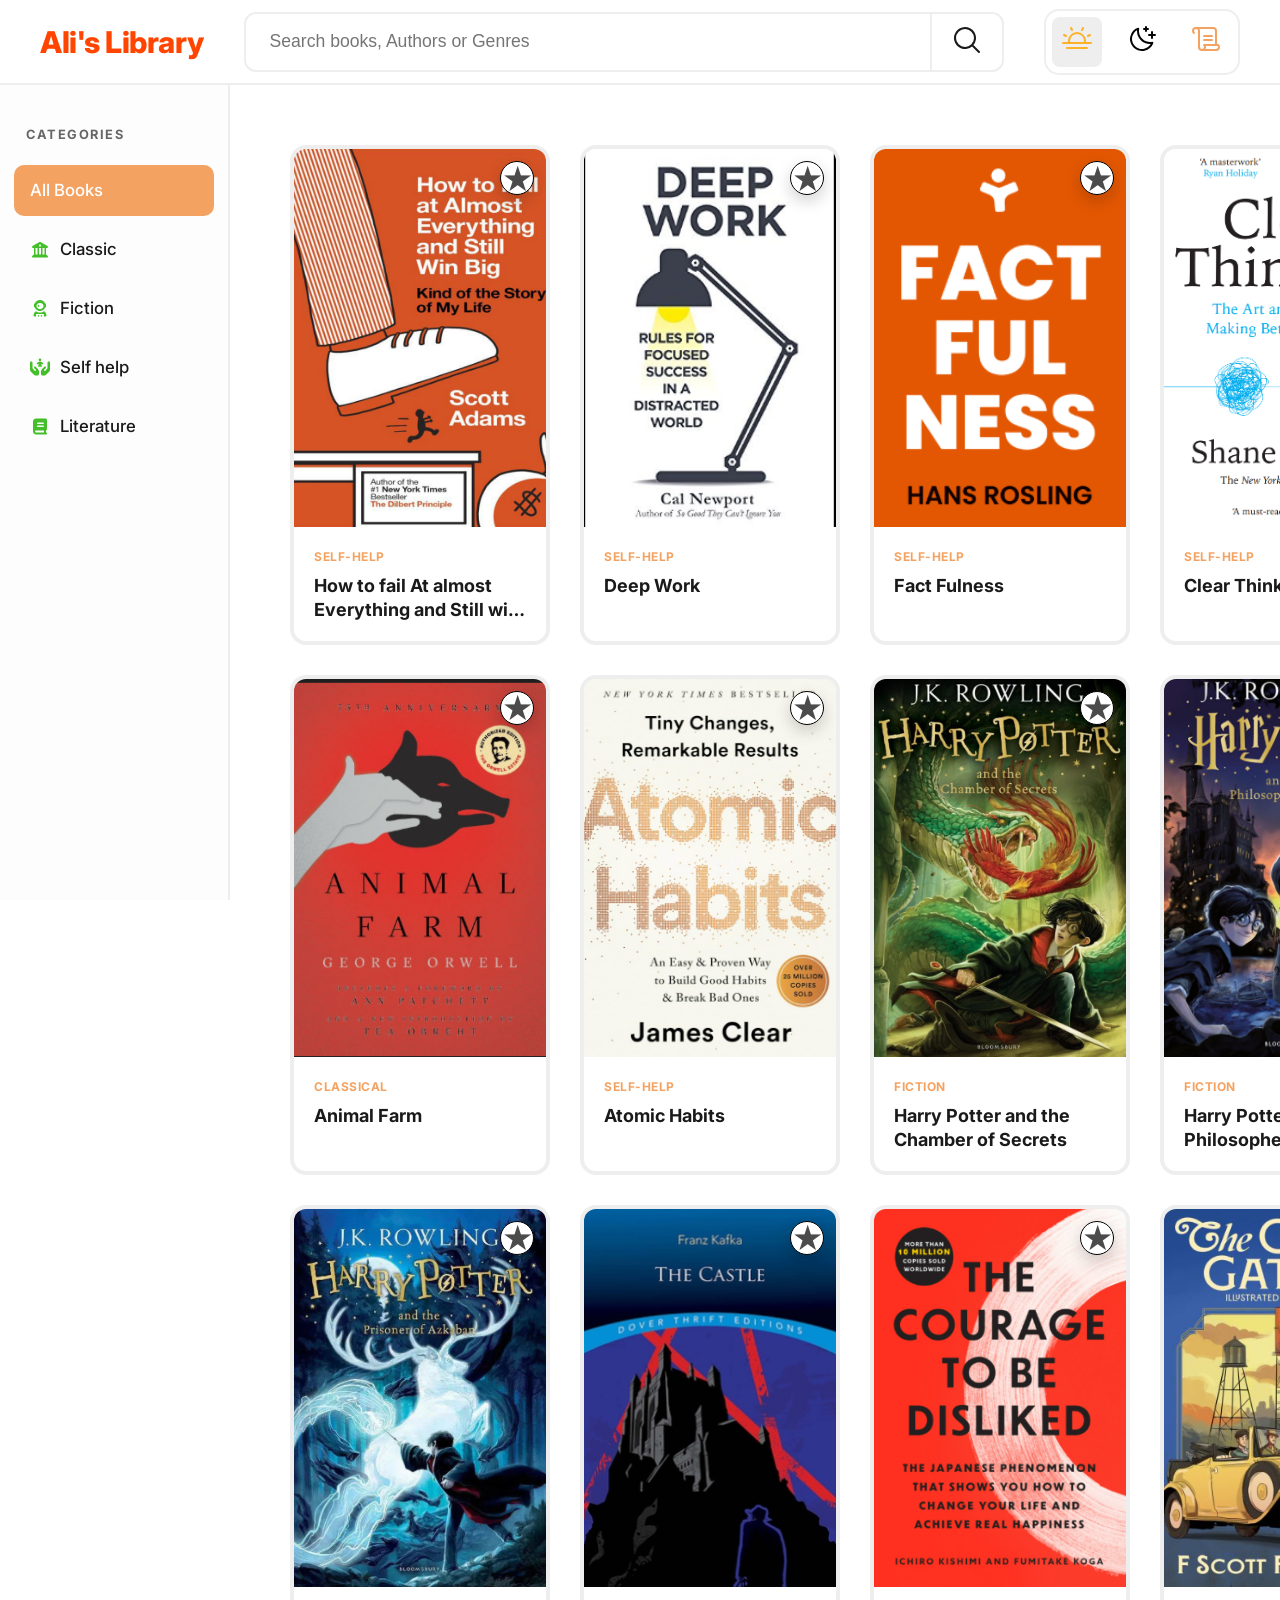
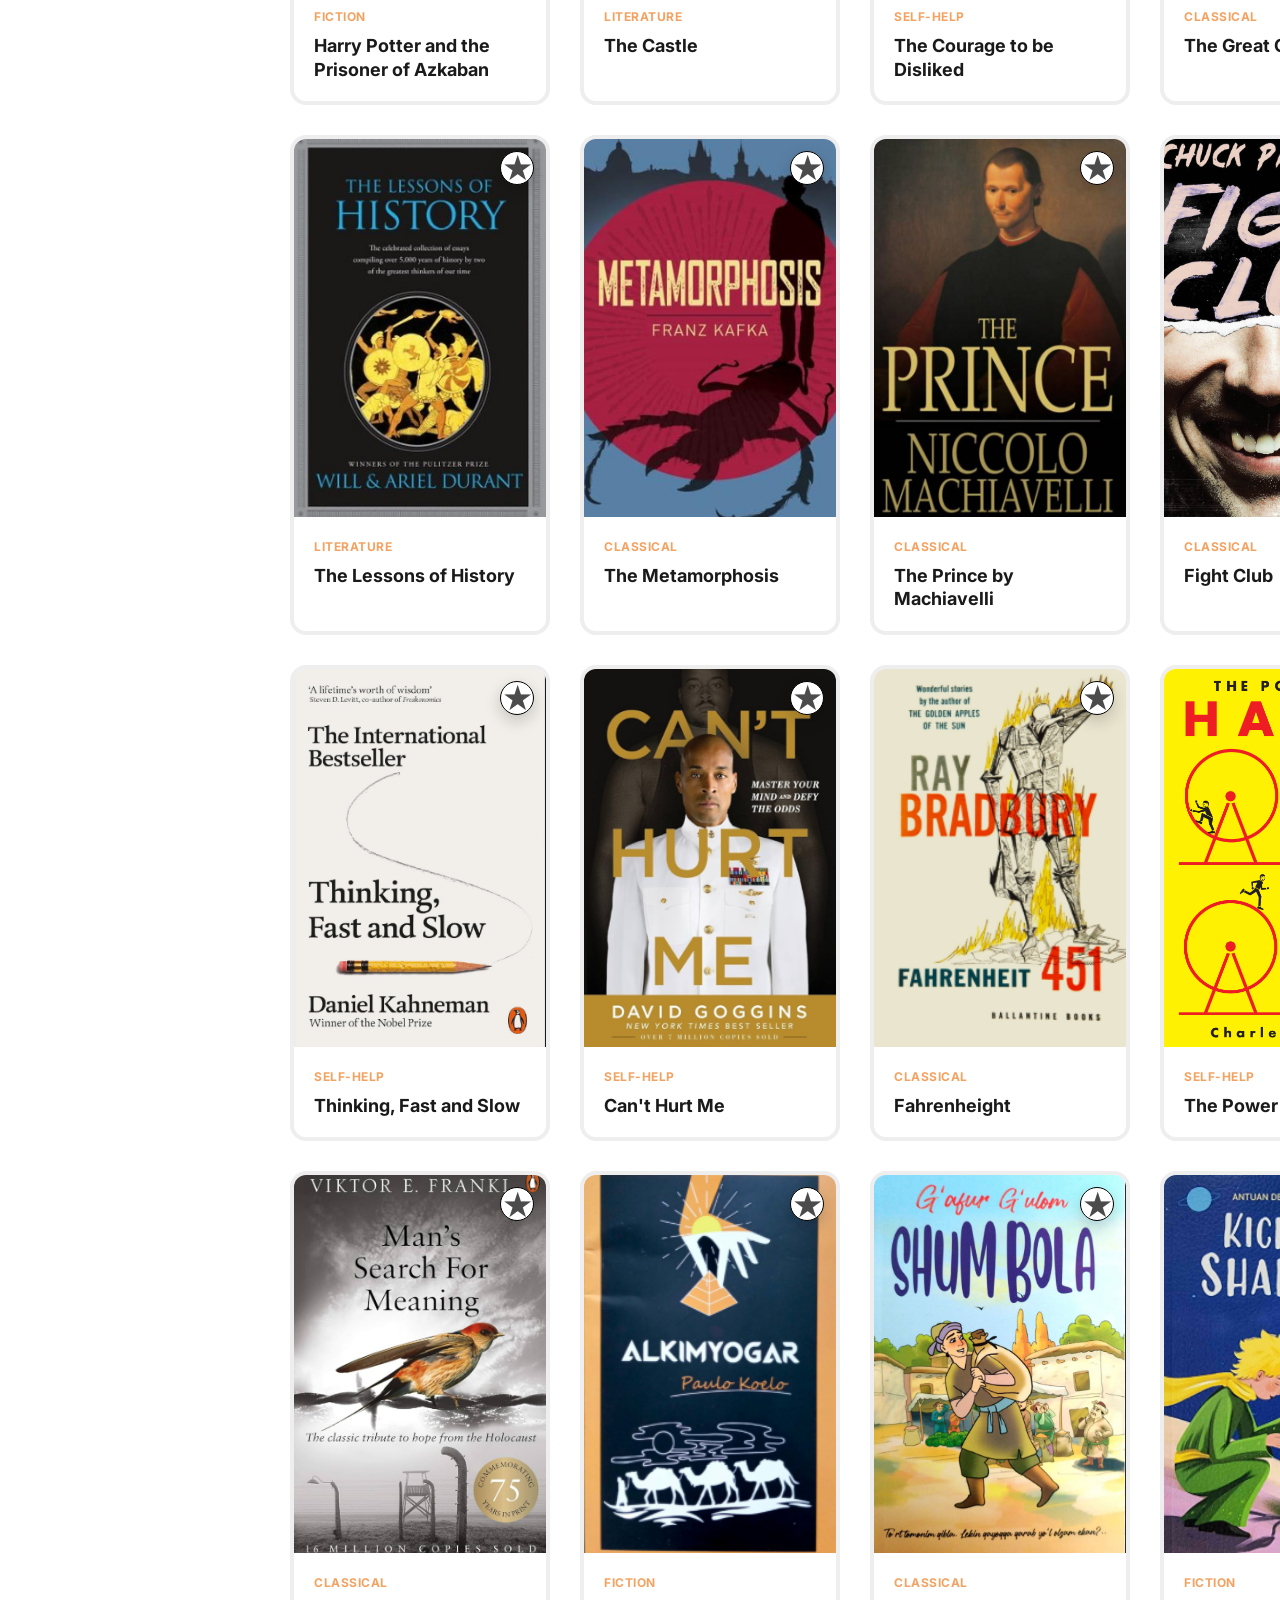
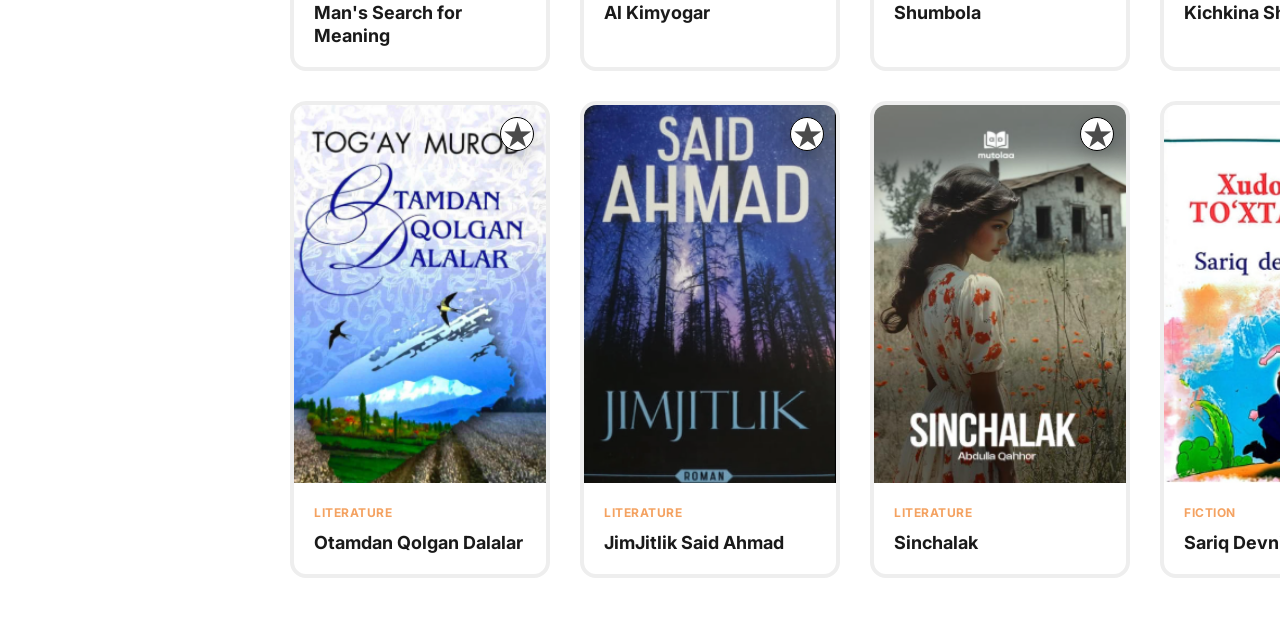
<file: index.html>
<!DOCTYPE html>
    <html lang="en" data-theme="light">
    <head>
        <meta charset="UTF-8">
        <meta name="viewport" content="width=device-width, initial-scale=1.0">
        <title>Neku's Library</title>
        <link rel="stylesheet" href="style.css">
        <link href="https://fonts.googleapis.com/css2?family=Inter:wght@400;500;600;700&display=swap" rel="stylesheet">
    </head>
    <body>
        <header class="app-header">
            <div class="header-content">
                <button class="menu-toggle" id="menuToggle" aria-label="Toggle Menu">
                    <svg viewBox="0 0 24 24" width="24" height="24" stroke="currentColor" stroke-width="2" fill="none" stroke-linecap="round" stroke-linejoin="round"><line x1="3" y1="12" x22="21" y2="12"></line><line x1="3" y1="6" x2="21" y2="6"></line><line x1="3" y1="18" x2="21" y2="18"></line></svg>
                </button>
                <h1 class="app-title">Ali's Library</h1>
                <div class="search-container">
                    <input type="search" placeholder="Search books, Authors or Genres" class="search-bar" id="searchInput"> <button class="search-btn"><svg class="search-icon" xmlns="http://www.w3.org/2000/svg" width="32" height="32" fill="#000000" viewBox="0 0 256 256"><path d="M229.66,218.34l-50.07-50.06a88.11,88.11,0,1,0-11.31,11.31l50.06,50.07a8,8,0,0,0,11.32-11.32ZM40,112a72,72,0,1,1,72,72A72.08,72.08,0,0,1,40,112Z"></path></svg></button>
                </div>
                
                <div class="mode-switcher">
                    <button class="mode-btn active" data-mode="light" title="Light Mode">
                        <span class="mode-icon"><svg class="sun" xmlns="http://www.w3.org/2000/svg" width="32" height="32" fill="#000000" viewBox="0 0 256 256"><path d="M240,152H199.55a73.54,73.54,0,0,0,.45-8,72,72,0,0,0-144,0,73.54,73.54,0,0,0,.45,8H16a8,8,0,0,0,0,16H240a8,8,0,0,0,0-16ZM72,144a56,56,0,1,1,111.41,8H72.59A56.13,56.13,0,0,1,72,144Zm144,56a8,8,0,0,1-8,8H48a8,8,0,0,1,0-16H208A8,8,0,0,1,216,200ZM72.84,43.58a8,8,0,0,1,14.32-7.16l8,16a8,8,0,0,1-14.32,7.16Zm-56,48.84a8,8,0,0,1,10.74-3.57l16,8a8,8,0,0,1-7.16,14.31l-16-8A8,8,0,0,1,16.84,92.42Zm192,15.16a8,8,0,0,1,3.58-10.73l16-8a8,8,0,1,1,7.16,14.31l-16,8a8,8,0,0,1-10.74-3.58Zm-48-55.16,8-16a8,8,0,0,1,14.32,7.16l-8,16a8,8,0,1,1-14.32-7.16Z"></path></svg></span>
                    </button>
                    <button class="mode-btn" data-mode="night" title="Night Mode">  
                        <span class="mode-icon"><svg class="moon" xmlns="http://www.w3.org/2000/svg" width="32" height="32" fill="#000000" viewBox="0 0 256 256"><path d="M240,96a8,8,0,0,1-8,8H216v16a8,8,0,0,1-16,0V104H184a8,8,0,0,1,0-16h16V72a8,8,0,0,1,16,0V88h16A8,8,0,0,1,240,96ZM144,56h8v8a8,8,0,0,0,16,0V56h8a8,8,0,0,0,0-16h-8V32a8,8,0,0,0-16,0v8h-8a8,8,0,0,0,0,16Zm72.77,97a8,8,0,0,1,1.43,8A96,96,0,1,1,95.07,37.8a8,8,0,0,1,10.6,9.06A88.07,88.07,0,0,0,209.14,150.33,8,8,0,0,1,216.77,153Zm-19.39,14.88c-1.79.09-3.59.14-5.38.14A104.11,104.11,0,0,1,88,64c0-1.79,0-3.59.14-5.38A80,80,0,1,0,197.38,167.86Z"></path></svg></span>
                    </button>
                    <button class="mode-btn" data-mode="sepia" title="Old Bookshelf Mode">
                        <span class="mode-icon"><svg class="old-paper" xmlns="http://www.w3.org/2000/svg" width="32" height="32" fill="#000000" viewBox="0 0 256 256"><path d="M96,104a8,8,0,0,1,8-8h64a8,8,0,0,1,0,16H104A8,8,0,0,1,96,104Zm8,40h64a8,8,0,0,0,0-16H104a8,8,0,0,0,0,16Zm128,48a32,32,0,0,1-32,32H88a32,32,0,0,1-32-32V64a16,16,0,0,0-32,0c0,5.74,4.83,9.62,4.88,9.66h0A8,8,0,0,1,24,88a7.89,7.89,0,0,1-4.79-1.61h0C18.05,85.54,8,77.61,8,64A32,32,0,0,1,40,32H176a32,32,0,0,1,32,32V168h8a8,8,0,0,1,4.8,1.6C222,170.46,232,178.39,232,192ZM96.26,173.48A8.07,8.07,0,0,1,104,168h88V64a16,16,0,0,0-16-16H67.69A31.71,31.71,0,0,1,72,64V192a16,16,0,0,0,32,0c0-5.74-4.83-9.62-4.88-9.66A7.82,7.82,0,0,1,96.26,173.48ZM216,192a12.58,12.58,0,0,0-3.23-8h-94a26.92,26.92,0,0,1,1.21,8,31.82,31.82,0,0,1-4.29,16H200A16,16,0,0,0,216,192Z"></path></svg></span>
                    </button>
                </div>
            </div>
        </header>

        <div class="app-container"> 
            <div class="sidebar-overlay" id="sidebarOverlay"></div>
            <nav class="sidebar" id="sidebar">
                <div class="sidebar-section">
                    <h3 class="sidebar-title">Categories</h3>
                    <ul class="nav-list">
                        <li><a href="#" class="nav-link active" data-category="all">All Books</a></li>
                        <li><a href="#" class="nav-link" data-category="Classical"> <svg xmlns="http://www.w3.org/2000/svg" class="cls" viewBox="0 0 640 640"><!--!Font Awesome Free v7.2.0 by @fontawesome - https://fontawesome.com License - https://fontawesome.com/license/free Copyright 2026 Fonticons, Inc.--><path d="M335.9 84.2C326.1 78.6 314 78.6 304.1 84.2L80.1 212.2C67.5 219.4 61.3 234.2 65 248.2C68.7 262.2 81.5 272 96 272L128 272L128 480L128 480L76.8 518.4C68.7 524.4 64 533.9 64 544C64 561.7 78.3 576 96 576L544 576C561.7 576 576 561.7 576 544C576 533.9 571.3 524.4 563.2 518.4L512 480L512 272L544 272C558.5 272 571.2 262.2 574.9 248.2C578.6 234.2 572.4 219.4 559.8 212.2L335.8 84.2zM464 272L464 480L400 480L400 272L464 272zM352 272L352 480L288 480L288 272L352 272zM240 272L240 480L176 480L176 272L240 272zM320 160C337.7 160 352 174.3 352 192C352 209.7 337.7 224 320 224C302.3 224 288 209.7 288 192C288 174.3 302.3 160 320 160z"/></svg>Classic</a></li>
                        <li><a href="#" class="nav-link" data-category="Fiction"><svg xmlns="http://www.w3.org/2000/svg" class="fct" viewBox="0 0 640 640"><!--!Font Awesome Free v7.2.0 by @fontawesome - https://fontawesome.com License - https://fontawesome.com/license/free Copyright 2026 Fonticons, Inc.--><path d="M320 400C394.6 400 458.4 353.6 484 288L488 288C501.3 288 512 277.3 512 264L512 184C512 170.7 501.3 160 488 160L484 160C458.4 94.4 394.6 48 320 48C245.4 48 181.6 94.4 156 160L152 160C138.7 160 128 170.7 128 184L128 264C128 277.3 138.7 288 152 288L156 288C181.6 353.6 245.4 400 320 400zM304 144L336 144C389 144 432 187 432 240C432 293 389 336 336 336L304 336C251 336 208 293 208 240C208 187 251 144 304 144zM112 548.6C112 563.7 124.3 576 139.4 576L192 576L192 528C192 510.3 206.3 496 224 496L416 496C433.7 496 448 510.3 448 528L448 576L500.6 576C515.7 576 528 563.7 528 548.6C528 488.8 496.1 436.4 448.4 407.6C412 433.1 367.8 448 320 448C272.2 448 228 433.1 191.6 407.6C143.9 436.4 112 488.8 112 548.6zM279.3 205.5C278.4 202.2 275.4 200 272 200C268.6 200 265.6 202.2 264.7 205.5L258.7 226.7L237.5 232.7C234.2 233.6 232 236.6 232 240C232 243.4 234.2 246.4 237.5 247.3L258.7 253.3L264.7 274.5C265.6 277.8 268.6 280 272 280C275.4 280 278.4 277.8 279.3 274.5L285.3 253.3L306.5 247.3C309.8 246.4 312 243.4 312 240C312 236.6 309.8 233.6 306.5 232.7L285.3 226.7L279.3 205.5zM248 552L248 576L296 576L296 552C296 538.7 285.3 528 272 528C258.7 528 248 538.7 248 552zM368 528C354.7 528 344 538.7 344 552L344 576L392 576L392 552C392 538.7 381.3 528 368 528z"/></svg> Fiction</a></li>
                        <li><a href="#" class="nav-link" data-category="Self-Help"><svg xmlns="http://www.w3.org/2000/svg" class="hlp" viewBox="0 0 640 640"><!--!Font Awesome Free v7.2.0 by @fontawesome - https://fontawesome.com License - https://fontawesome.com/license/free Copyright 2026 Fonticons, Inc.--><path d="M320 32C342.1 32 360 49.9 360 72C360 94.1 342.1 112 320 112C297.9 112 280 94.1 280 72C280 49.9 297.9 32 320 32zM40 128C62.1 128 80 145.9 80 168L80 328.2C80 345.2 86.7 361.5 98.7 373.5L149.8 424.6C158.1 432.9 171.1 434.2 180.8 427.7C193.7 419.1 195.5 400.8 184.5 389.9C177.2 382.6 161.4 366.8 137.3 342.7C124.8 330.2 124.8 309.9 137.3 297.4C149.8 284.9 170.1 284.9 182.6 297.4C206.7 321.5 222.5 337.3 229.8 344.6L229.8 344.6L255.1 369.9C276.1 390.9 287.9 419.4 287.9 449.1L287.9 528C287.9 554.5 266.4 576 239.9 576L173.2 576C156.2 576 139.9 569.3 127.9 557.3L28.1 457.4C10.1 439.4 0 415 0 389.5L0 168C0 145.9 17.9 128 40 128zM600 128C622.1 128 640 145.9 640 168L640 389.5C640 415 629.9 439.4 611.9 457.4L512 557.3C500 569.3 483.7 576 466.7 576L400 576C373.5 576 352 554.5 352 528L352 449.1C352 419.4 363.8 390.9 384.8 369.9L410.1 344.6L410.1 344.6C417.4 337.3 433.2 321.5 457.3 297.4C469.8 284.9 490.1 284.9 502.6 297.4C515.1 309.9 515.1 330.2 502.6 342.7C478.5 366.8 462.7 382.6 455.4 389.9C444.4 400.9 446.2 419.1 459.1 427.7C468.8 434.2 481.8 432.9 490.1 424.6L541.2 373.5C553.2 361.5 559.9 345.2 559.9 328.2L560 168C560 145.9 577.9 128 600 128zM384.5 213L364.7 196.3L375.8 285.1C377.4 298.3 368.1 310.2 355 311.9C341.9 313.6 329.9 304.2 328.2 291.1L323.8 256.1L316.2 256.1L311.8 291.1C310.2 304.3 298.2 313.6 285 311.9C271.8 310.2 262.5 298.3 264.2 285.1L275.3 196.3L255.5 213C245.4 221.6 230.2 220.3 221.7 210.2C213.2 200.1 214.4 184.9 224.5 176.4L252.4 152.8C271.3 136.8 295.3 128 320 128C344.7 128 368.7 136.8 387.6 152.7L415.5 176.3C425.6 184.9 426.9 200 418.3 210.1C409.7 220.2 394.6 221.5 384.5 212.9z"/></svg>Self help</a></li>
                        <li><a href="#" class="nav-link" data-category="Literature"><svg xmlns="http://www.w3.org/2000/svg" class="ltr" viewBox="0 0 640 640"><!--!Font Awesome Pro v7.2.0 by @fontawesome - https://fontawesome.com License - https://fontawesome.com/license (Commercial License) Copyright 2026 Fonticons, Inc.--><path d="M480 576L192 576C139 576 96 533 96 480L96 160C96 107 139 64 192 64L496 64C522.5 64 544 85.5 544 112L544 400C544 420.9 530.6 438.7 512 445.3L512 512C529.7 512 544 526.3 544 544C544 561.7 529.7 576 512 576L480 576zM192 448C174.3 448 160 462.3 160 480C160 497.7 174.3 512 192 512L448 512L448 448L192 448zM224 216C224 229.3 234.7 240 248 240L424 240C437.3 240 448 229.3 448 216C448 202.7 437.3 192 424 192L248 192C234.7 192 224 202.7 224 216zM248 288C234.7 288 224 298.7 224 312C224 325.3 234.7 336 248 336L424 336C437.3 336 448 325.3 448 312C448 298.7 437.3 288 424 288L248 288z"/></svg>Literature</a></li>
                    </ul>
                </div>
            </nav>

            <main class="main-content">
                <div id="noResults" class="no-results hidden">
                    <div class="no-results-content">
                        <span class="no-results-icon"><svg class="no-resultBtn" xmlns="http://www.w3.org/2000/svg" width="32" height="32" fill="#000000" viewBox="0 0 256 256"><path d="M231.65,194.55,198.46,36.75a16,16,0,0,0-19-12.39L132.65,34.42a16.08,16.08,0,0,0-12.3,19l33.19,157.8A16,16,0,0,0,169.16,224a16.25,16.25,0,0,0,3.38-.36l46.81-10.06A16.09,16.09,0,0,0,231.65,194.55ZM136,50.15c0-.06,0-.09,0-.09l46.8-10,3.33,15.87L139.33,66Zm6.62,31.47,46.82-10.05,3.34,15.9L146,97.53Zm6.64,31.57,46.82-10.06,13.3,63.24-46.82,10.06ZM216,197.94l-46.8,10-3.33-15.87L212.67,182,216,197.85C216,197.91,216,197.94,216,197.94ZM104,32H56A16,16,0,0,0,40,48V208a16,16,0,0,0,16,16h48a16,16,0,0,0,16-16V48A16,16,0,0,0,104,32ZM56,48h48V64H56Zm0,32h48v96H56Zm48,128H56V192h48v16Z"></path></svg></span>
                        <p>There is no book found</p>
                    </div>
                </div>
                <div class="book-grid" id="bookGrid">
                </div>
            </main>
        </div>

        <script src="script.js"></script>
    </body>
    </html>
</file>
<file: style.css>
:root[data-theme="light"] {
    --page-bg: #ffffff;
    --card-surface: #ffffff;
    --sidebar-bg: #fdfdfd;
    --header-bg: #ffffff;
    --text-primary: #1a1a1a;
    --text-muted: #666666;
    --border-color: #eeeeee;
    --border-color-hover: rgb(172, 73, 73); 
    --accent-primary: #f4a261;
    --accent-hover: #e76f51;
    --sidebar-width: 230px;
    --header-height: 85px;
    --shadow: 0 4px 12px rgba(0, 0, 0, 0.05);
    --card-shadow: 0 10px 25px rgba(0, 0, 0, 0.08);
    --bg-cl: rgba(0, 0, 255, 0.35);
    --svg-fill: rgb(66, 191, 41);
    --svg-fill-act: rgb(210, 34, 34);
    --fullscreen-cl: rgb(0, 0, 0);
    --moon-fill: rgb(3,3,3);
    --sun-fill: rgba(255, 166, 0, 0.841);
    --scroll-br: rgba(128, 128, 128, 0.5);
}

:root[data-theme="night"] {
    --page-bg: rgb(18, 22, 28);
    --card-surface: rgb(28, 34, 42);
    --sidebar-bg: rgb(22, 28, 36);
    --header-bg: rgb(18, 22, 28);
    --text-primary: rgb(236, 240, 245);
    --text-muted: rgb(170, 178, 190);
    --border-color: rgb(52, 62, 74);
    --border-color-hover: #e76f51;
    --accent-primary: rgb(244, 162, 97);
    --accent-hover: #e76f51;
    --sidebar-width: 230px;
    --header-height: 85px;
    --shadow: 0 4px 20px rgba(0, 0, 0, 0.3);
    --card-shadow: 0 12px 30px rgba(0, 0, 0, 0.4);
    --bg-cl: rgba(255, 132, 0, 0.35);
    --svg-fill: rgb(175, 126, 42);
    --svg-fill-act: rgb(34, 25, 215);
    --fullscreen-cl: rgb(255, 255, 255);
    --moon-fill: rgba(30, 0, 255, 0.779);
    --sun-fill: rgb(255, 72, 0);
    --scroll-br: rgba(255, 0, 0, 0.17);
}

:root[data-theme="sepia"] {
    --page-bg: rgb(236, 223, 203);
    --card-surface: rgb(220, 203, 178);
    --sidebar-bg: rgb(201, 180, 150);
    --header-bg: rgb(214, 194, 165);
    --text-primary: rgb(64, 47, 31);
    --text-muted: rgb(108, 84, 61);
    --border-color: rgb(181, 160, 133)  ;
    --border-color-hover: rgb(39, 162, 47);
    --accent-primary: rgb(176, 106, 52);
    --accent-hover: rgb(193, 141, 92);
    --sidebar-width: 230px;
    --header-height: 85px;
    --shadow: 0 4px 15px rgba(64, 47, 31, 0.1);
    --card-shadow: 0 10px 30px rgba(64, 47, 31, 0.15);
    --bg-cl: rgba(0, 128, 0, 0.35);
    --svg-fill: rgb(78, 21, 184);
    --svg-fill-act: rgb(29, 171, 41);
    --fullscreen-cl: rgb(0,0,0);
    --moon-fill: rgb(0, 255, 0);
    --sun-fill: rgb(255, 0, 0);
    --scroll-br: rgba(0, 128, 0, 0.35);
}

* {
    box-sizing: border-box;
    margin: 0;
    padding: 0;
    transition: background-color 0.3s ease, color 0.3s ease, border-color 0.3s ease;
}
:fullscreen {
    background-color: #16161641;
}

body {
    font-family: 'Inter', sans-serif;
    background-color: var(--page-bg);
    color: var(--text-primary);
    line-height: 1.6;
    overflow-x: hidden;
}


.app-header {
    position: fixed;
    top: 0;
    left: 0;
    right: 0;
    height: var(--header-height);
    background: var(--header-bg);
    border-bottom: 2px solid var(--border-color);
    z-index: 1000;
    display: flex;
    align-items: center;
    padding: 0 40px;
}

.header-content {
    display: flex;
    align-items: center;
    width: 100%;
    max-width: 1600px;
    margin: 0 auto;
    gap: 40px;
}

.menu-toggle {
    display: none;
    background: none;
    border: none;
    color: var(--text-primary);
    cursor: pointer;
    padding: 5px;
    z-index: 1001;
}

.app-title {
    font-size: 30px;
    color: orangered;
    font-weight: 800;
    letter-spacing: -0.5px;
    white-space: nowrap;
}

.search-container {
    flex-grow: 1;
    display: flex;
    justify-content: center;
}

.search-bar {
    width: 100%;
    max-width: 800px;
    height: 60px;
    padding: 0 24px;
    border: 2px solid var(--border-color);
    border-top-left-radius: 12px;
    border-bottom-left-radius: 12px;
    font-size: 1.1rem;
    background: var(--card-surface);
    color: var(--text-primary);
    outline: none;
    transition: border-color 0.2s, box-shadow 0.2s;
}

.search-bar:focus {
    border-color: var(--accent-primary);
    box-shadow: 0 0 0 4px rgba(244, 162, 97, 0.15);
}
.search-btn{ 
    border: 2px solid var(--border-color);
    background-color: var(--card-surface);
    border-top-right-radius: 12px;
    border-bottom-right-radius: 12px;
    border-left: 0px solid var(--border-color);
    max-height: 60px;
    width: 80px;
}
.search-icon{
    fill: var(--text-primary);
    width: 50px;
}


.mode-switcher {
    display: flex;
    gap: 15px;
    background: var(--page-bg);
    padding: 6px;
    border-radius: 15px;
    border: 2px solid var(--border-color);
    flex-shrink: 0;
}

.mode-btn {
    background: transparent;
    border: none;
    width: 50px;
    height: 50px;
    border-radius: 8px;
    cursor: pointer;
    display: flex;
    align-items: center;
    justify-content: center;
    font-size: 25px;
    transition: background 0.2s;
}

.mode-btn:hover {
    background: var(--border-color);
}
.moon{
    width: 40px;
    fill: var(--moon-fill);
}
.sun{
    width: 40px;
    fill: var(--sun-fill);
}
.old-paper{
    width: 40px;
    fill: var(--accent-primary);
}

.mode-btn.active {
    background: var(--border-color);
    color: white;
}

.app-container {
    display: flex;
    margin-top: var(--header-height);
    min-height: calc(100vh - var(--header-height));
}

.sidebar-overlay {
    display: none;
    position: fixed;
    top: 0;
    left: 0;
    right: 0;
    bottom: 0;
    background: rgba(0, 0, 0, 0.5);
    z-index: 998;
    backdrop-filter: blur(2px);
}

.sidebar {
    width: var(--sidebar-width);
    position: fixed;
    top: var(--header-height);
    bottom: 0;
    background: var(--sidebar-bg);
    border-right: 2px solid var(--border-color);
    padding: 40px 14px;
    overflow-y: auto;
    z-index: 999;
    transition: transform 0.3s ease;
}

.sidebar-title {
    font-size: 0.8rem;
    text-transform: uppercase;
    letter-spacing: 1.5px;
    color: var(--text-muted);
    margin-bottom: 20px;
    padding-left: 12px;
}

.nav-list {
    list-style: none;
}

.nav-list li {
    margin-bottom: 8px;
}

.nav-link {
    text-decoration: none;
    color: var(--text-primary);
    font-size: 1.05rem;
    font-weight: 500;
    padding: 12px 16px;
    display: block;
    border-radius: 10px;
    transition: all 0.2s;
    display: flex;
    gap: 10px;
}

.nav-link:hover {
    background: var(--border-color);
    padding-left: 20px;
}

.nav-link.active {
    background: var(--accent-primary);
    color: white;
    fill: var(--svg-fill-act);
}


.main-content {
    flex-grow: 1;
    margin-left: var(--sidebar-width);
    padding: 60px;
    background-color: var(--page-bg);
    transition: margin-left 0.3s ease;
}

.book-grid {
    display: grid;
    grid-template-columns: repeat(auto-fill, minmax(260px, 1fr));
    gap: 30px;
    max-width: 1400px;
    margin: 0 auto;
}

/* Responsive Styles */
@media (max-width: 1024px) {
    .app-header {
        padding: 0 20px;
    }
    
    .header-content {
        gap: 20px;
    }

    .main-content {
        padding: 40px 20px;
    }
}

@media (max-width: 768px) {
    :root {
        --header-height: 70px;
    }

    .menu-toggle {
        display: block;
    }

    .sidebar {
        transform: translateX(-100%);
        top: 0;
        height: 100vh;
        width: 280px;
        padding-top: 80px;
    }

    .sidebar.open {
        transform: translateX(0);
    }

    .sidebar.open + .main-content .sidebar-overlay,
    .sidebar-overlay.active {
        display: block;
    }

    .main-content {
        margin-left: 0;
    }

    .header-content {
        gap: 15px;
    }

    .app-title {
        font-size: 1.4rem;
    }

    .mode-switcher {
        gap: 5px;
        padding: 4px;
    }

    .mode-btn {
        width: 40px;
        height: 40px;
        font-size: 20px;
    }

    .search-bar {
        height: 44px;
        font-size: 1rem;
        padding: 0 16px;
    }

    .book-grid {
        grid-template-columns: repeat(auto-fill, minmax(220px, 1fr));
        gap: 20px;
    }
}

@media (max-width: 480px) {
    .header-content {
        flex-wrap: wrap;
        padding-top: 10px;
        padding-bottom: 10px;
        height: auto;
    }

    .app-header {
        height: auto;
        min-height: 70px;
    }

    .app-container {
        margin-top: 130px; 
    }

    .search-container {
        order: 3;
        width: 100%;
    }

    .app-title {
        order: 1;
        flex-grow: 1;
    }

    .mode-switcher {
        order: 2;
    }

    .menu-toggle {
        order: 0;
    }

    .book-grid {
        grid-template-columns: repeat(auto-fill, minmax(160px, 1fr));
        gap: 15px;
    }

    .book-info {
        padding: 12px;
    }

    .book-title {
        font-size: 15px;
    }
}


.book-card {
    background: var(--card-surface);
    border-radius: 16px;
    overflow: hidden;
    cursor: pointer;
    transition: transform 0.8s cubic-bezier(0.34, 1.56, 0.64, 1), box-shadow 0.3s ease;
    border: 4px solid var(--border-color);
    display: flex;
    flex-direction: column;
}

.book-card:hover {
    transform: translateY(10px) translateX(-5px);
    box-shadow: var(--card-shadow);
    background-color: var(--bg-cl);
    border: 5px solid var(--border-color-hover); 
}
.no-resultBtn{
    font-size: 50px;
}

.cover-container {
    position: relative;
    width: 100%;
    aspect-ratio: 2/3;
    overflow: hidden;
    background-color: var(--border-color);
}

.favorite-button {
    position: absolute;
    top: 12px;
    right: 12px;
    width: 34px;
    height: 34px;
    border: 1px solid black;
    border-radius: 999px;
    background: rgb(255, 255, 255);
    color: #4b4b4b;
    display: flex;
    align-items: center;
    justify-content: center;
    font-size: 35px;
    line-height: 1;
    cursor: pointer;
    z-index: 2;
    box-shadow: 0 6px 16px rgba(0, 0, 0, 0.18);
}

.favorite-button.is-favorite {
    color: #f2c94c;
    border: 2px solid orange;
    background-color: red;
}

.favorite-button:focus-visible {
    outline: 2px solid var(--accent-primary);
    outline-offset: 2px;
}

.cover-container img {
    width: 100%;
    height: 100%;
    object-fit: cover;
    transition: transform 0.5s ease;
}

.book-card:hover .cover-container img {
    transform: scale(1.1);
}

.book-info {
    padding: 20px;
    flex-grow: 1;
    display: flex;
    flex-direction: column;
    gap: 8px;
}

.book-category {
    font-size: 12px;
    font-weight: 700;
    text-transform: uppercase;
    color: var(--accent-primary);
    letter-spacing: 0.5px;
}
svg{
    width: 20px;
    fill: var(--svg-fill);
}

.book-title {
    font-size: 18px;
    font-weight: 700;
    color: var(--text-primary);
    line-height: 1.3;
    display: -webkit-box;
    -webkit-line-clamp: 2;
    -webkit-box-orient: vertical;
    overflow: hidden;
}

.no-results {
    display: flex;
    justify-content: center;
    align-items: center;
    min-height: 400px;
    width: 100%;
}

.no-results.hidden {
    display: none;
}

.no-results-content {
    display: flex;
    flex-direction: column;
    align-items: center;
    gap: 30px;
    color: var(--text-muted);
    margin-top: 30px;
}

.no-results-icon {
    font-size: 100px;
    display: block;
}

.no-results p {
    font-size: 30px;
    font-weight: 500;
}


::-webkit-scrollbar {
    width: 15px;
    min-height: 200px;
}

::-webkit-scrollbar-track {
    background: var(--page-bg);
}

::-webkit-scrollbar-thumb {
    background: var(--scroll-br);
    cursor: grabbing;
}

::-webkit-scrollbar-thumb:hover {
    background: var(--accent-primary);
    background-color: rgb(232, 205, 111);
}
</file>
